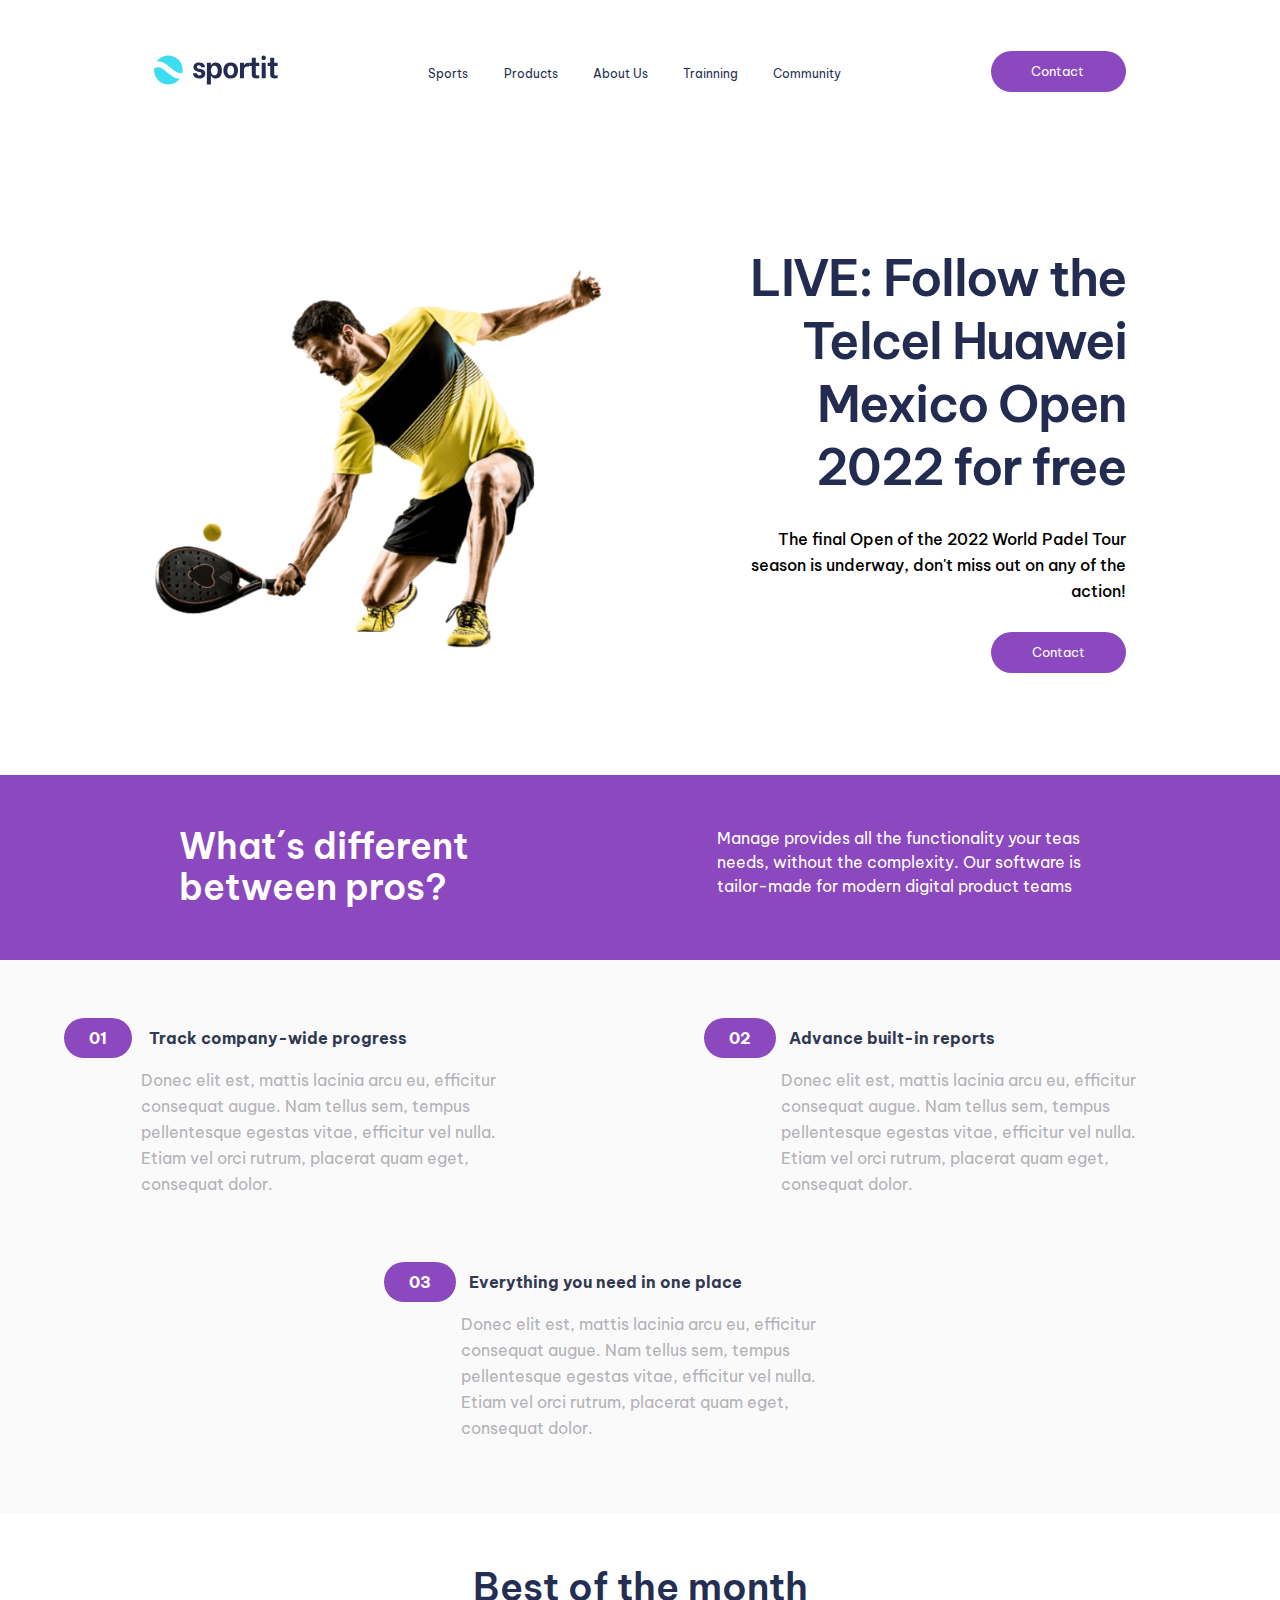
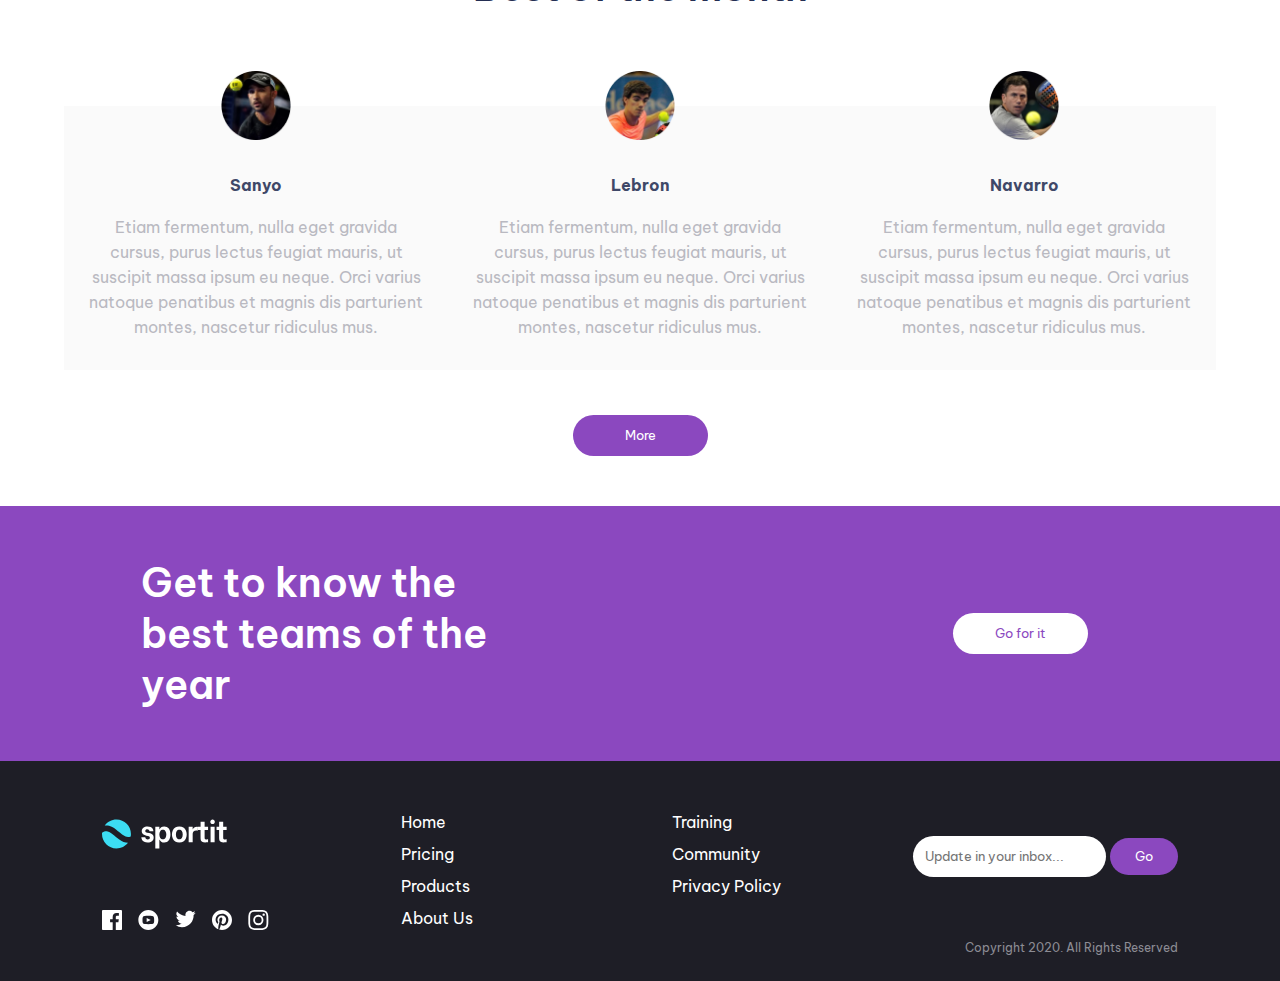
<file: index.html>
<!DOCTYPE html>
<html lang="en">

<head>
    <meta charset="UTF-8">
    <meta http-equiv="X-UA-Compatible" content="IE=edge">
    <meta name="viewport" content="width=device-width, initial-scale=1.0">
    <title>Sportit</title>
    <link rel="preconnect" href="https://fonts.googleapis.com">
    <link rel="preconnect" href="https://fonts.gstatic.com" crossorigin>
    <link href="https://fonts.googleapis.com/css2?family=Be+Vietnam+Pro:wght@400;500;600;700&display=swap" rel="stylesheet">
    <link rel="stylesheet" href="css/style.css">
</head>

<body>
    <header class="flex-row-sm">

        <h1>Sportit</h1>
        <figure>
            <a href="#"><img class="sportit-logo" src="img/logo.svg" alt="Sportit-logo"></a>
        </figure>
        <!-- NAV-BAR -->
        <nav class="flex">
            <ul class="flex-row-sm d-hide-sm">
                <li><a href="">Sports</a> </li>
                <li><a href="">Products</a> </li>      
                <li><a href="">About Us</a> </li>
                <li><a href="">Trainning</a> </li>
                <li><a href="">Community</a> </li>
            </ul>
        </nav>
        <button class="header-button pill-l d-hide-sm bg-primary">Contact</button>
        <figure class="d-hide-xl">
            <img id="hamburguer-logo" src="img/icon-hamburger.svg" alt="icon-hamburguer">
        </figure>
    </header>


    <main>
        <!-- PORTADA -->
        <section class="flex-col-sm flex-row-l portada">
            <img class="portada-img" src="img/padel-intro.png" alt="foto-portada-jugador-padel">
            <div class="flex-col-sm">
                <h2>LIVE: Follow the Telcel Huawei Mexico Open 2022 for free</h2>
                <p>The final Open of the 2022 World Padel Tour season is underway, don't miss out on any of the action!
                </p>
                <button class="pill-l bg-primary">Contact</button>
            </div>
        </section>

        <!-- SECTION INFO PROS -->
        <section class="flex-col-sm flex-row-l sec1">
            <div class="flex-col-sm  flex-row-l sec1-top bg-secondary">
                <h3 >What´s different between pros?</h3>
                <p  >Manage provides all the functionality your
                    teas needs, without the complexity. Our software is tailor-made for modern digital product teams</p>
            </div>
            <article class="sec1-card">
                <span class="pill-s bg-primary">01</span>
                <h4>Track company-wide progress</h4>
                <p>Donec elit est, mattis lacinia arcu eu, efficitur consequat augue. Nam tellus sem, tempus
                    pellentesque egestas vitae, efficitur vel nulla. Etiam vel orci rutrum, placerat quam eget,
                    consequat dolor.</p>
            </article>
            <article class="sec1-card">
                <span class="pill-s bg-primary">02</span>
                <h4>Advance built-in reports</h4>
                <p>Donec elit est, mattis lacinia arcu eu, efficitur consequat augue. Nam tellus sem, tempus
                    pellentesque egestas vitae, efficitur vel nulla. Etiam vel orci rutrum, placerat quam eget,
                    consequat dolor.</p>
            </article>
            <article class="sec1-card">
                <span class="pill-s bg-primary">03</span>
                <h4>Everything you need in one place</h4>
                <p>Donec elit est, mattis lacinia arcu eu, efficitur consequat augue. Nam tellus sem, tempus
                    pellentesque egestas vitae, efficitur vel nulla. Etiam vel orci rutrum, placerat quam eget,
                    consequat dolor.</p>
            </article>
        </section>

        <!-- SECTION BEST OF THE MONTH -->
        <section class=" flex-col-sm flex-row-l sec2">
            <h2>Best of the month</h2>
            <article class="d-hide-sm flex-col-sm card">
                <img src="img/avatar-sanyo.png " alt="avatar-lebron">
                <h5>Sanyo</h5>
                <p>Etiam fermentum, nulla eget gravida cursus, purus lectus feugiat mauris, ut suscipit massa ipsum eu
                    neque. Orci varius natoque penatibus et magnis dis parturient montes, nascetur ridiculus mus. </p>
            </article>
            <article class="flex-col-sm card">
                <img src="img/avatar.lebron.png" alt="avatar-lebron">
                <h5>Lebron</h5>
                <p>Etiam fermentum, nulla eget gravida cursus, purus lectus feugiat mauris, ut suscipit massa ipsum eu
                    neque. Orci varius natoque penatibus et magnis dis parturient montes, nascetur ridiculus mus. </p>
            </article>
            <article class="d-hide-sm flex-col-sm card">
                <img src="img/avatar-navarro.png" alt="avatar-lebron">
                <h5>Navarro</h5>
                <p>Etiam fermentum, nulla eget gravida cursus, purus lectus feugiat mauris, ut suscipit massa ipsum eu
                    neque. Orci varius natoque penatibus et magnis dis parturient montes, nascetur ridiculus mus. </p>
            </article>
            <button class="bg-primary pill-l">More</button>
        </section>

        <!-- BOTTOM SECTION -->
        <section class="flex-col-sm flex-row-l bottom-section bg-secondary">
            <h3 >Get to know the best teams of the year</h3>
            <button class="pill-l ">Go for it</button>
        </section>
    </main>

    <footer class="flex-col-sm flex-row-l">
        <form action="#" method="POST">
            <input type="email" name="email" id="email-input" placeholder="Update in your inbox...">
            <button type="submit" class="pill-s bg-primary ">Go</button>
        </form>
        <div class="flex-row-sm f-links">
            <ul>
                <li><a href="#">Home</a></li>
                <li><a href="#">Pricing</a></li>
                <li><a href="#">Products</a></li>
                <li><a href="#">About Us</a></li>
            </ul>
            <ul>
                <li><a href="#">Training</a></li>
                <li><a href="#">Community</a></li>
                <li><a href="#">Privacy Policy</a></li>
            </ul>
        </div>
        <div class=" flex-col-sm f-rrss-logo">
            <ul class="flex-row-sm">
                <li><a href=""><img src="img/icon-facebook.svg" alt="facebook"></a></li>
                <li><a href=""><img src="img/icon-youtube.svg" alt="youtube"></a></li>
                <li><a href=""><img src="img/icon-twitter.svg" alt="twitter"></a></li>
                <li><a href=""><img src="img/icon-pinterest.svg" alt="pinterest"></a></li>
                <li><a href=""><img src="img/icon-instagram.svg" alt="instagram"></a></li>
            </ul>
            <a class="footer-img " href="#">
                <img class="sportit-logo" src="img/logo-2.svg" alt="sportit-logo">
            </a>
        </div>
        <p class="footer-p">Copyright 2020. All Rights Reserved</p>
    </footer>
</body>

</html>
</file>
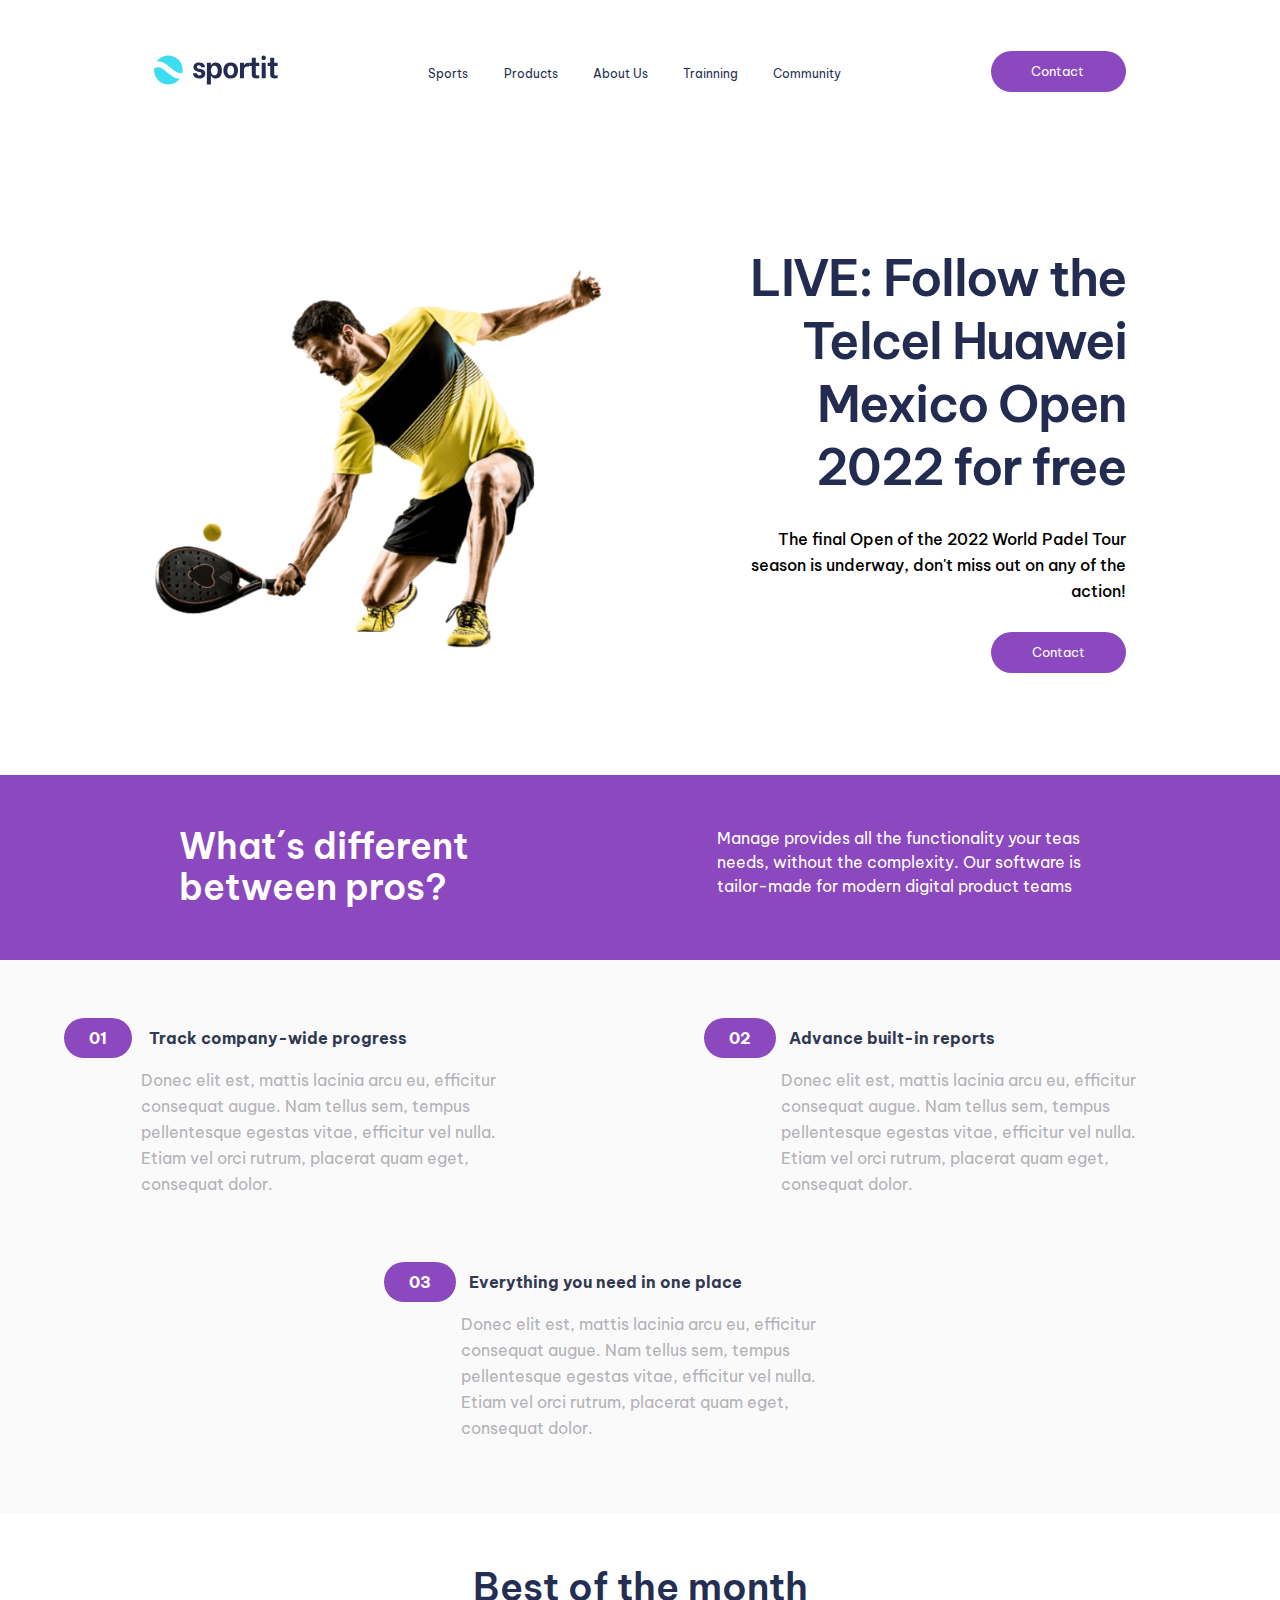
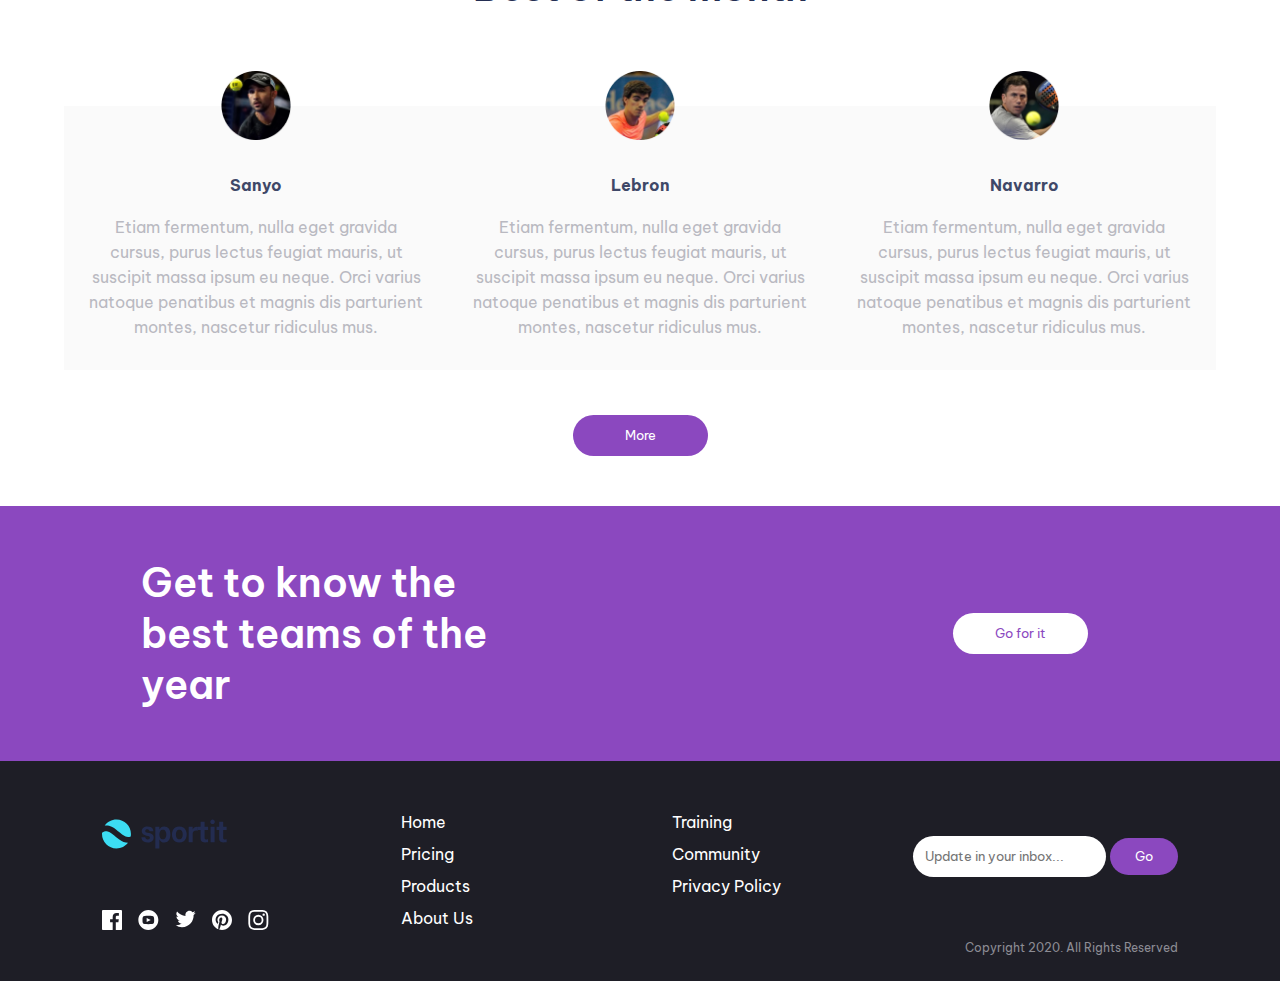
<file: root/index.html>
<!DOCTYPE html>
<html lang="en">

<head>
    <meta charset="UTF-8">
    <meta http-equiv="X-UA-Compatible" content="IE=edge">
    <meta name="viewport" content="width=device-width, initial-scale=1.0">
    <title>Sportit</title>
    <link rel="preconnect" href="https://fonts.googleapis.com">
    <link rel="preconnect" href="https://fonts.gstatic.com" crossorigin>
    <link href="https://fonts.googleapis.com/css2?family=Be+Vietnam+Pro:wght@400;500;600;700&display=swap" rel="stylesheet">
    <link rel="stylesheet" href="css/style.css">
</head>

<body>
    <header class="flex-row-sm">

        <h1>Sportit</h1>
        <figure>
            <a href="#"><img class="sportit-logo" src="img/logo.svg" alt="Sportit-logo"></a>
        </figure>
        <!-- NAV-BAR -->
        <nav class="flex">
            <ul class="flex-row-sm d-hide-sm">
                <li><a href="">Sports</a> </li>
                <li><a href="">Products</a> </li>      
                <li><a href="">About Us</a> </li>
                <li><a href="">Trainning</a> </li>
                <li><a href="">Community</a> </li>
            </ul>
        </nav>
        <button class="header-button pill-l d-hide-sm bg-primary">Contact</button>
        <figure class="d-hide-xl">
            <img id="hamburguer-logo" src="img/icon-hamburger.svg" alt="icon-hamburguer">
        </figure>
    </header>


    <main>
        <!-- PORTADA -->
        <section class="flex-col-sm flex-row-l portada">
            <img class="portada-img" src="img/padel-intro.png" alt="foto-portada-jugador-padel">
            <div class="flex-col-sm">
                <h2>LIVE: Follow the Telcel Huawei Mexico Open 2022 for free</h2>
                <p>The final Open of the 2022 World Padel Tour season is underway, don't miss out on any of the action!
                </p>
                <button class="pill-l bg-primary">Contact</button>
            </div>
        </section>

        <!-- SECTION INFO PROS -->
        <section class="flex-col-sm flex-row-l sec1">
            <div class="flex-col-sm  flex-row-l sec1-top bg-secondary">
                <h3 >What´s different between pros?</h3>
                <p  >Manage provides all the functionality your
                    teas needs, without the complexity. Our software is tailor-made for modern digital product teams</p>
            </div>
            <article class="sec1-card">
                <span class="pill-s bg-primary">01</span>
                <h4>Track company-wide progress</h4>
                <p>Donec elit est, mattis lacinia arcu eu, efficitur consequat augue. Nam tellus sem, tempus
                    pellentesque egestas vitae, efficitur vel nulla. Etiam vel orci rutrum, placerat quam eget,
                    consequat dolor.</p>
            </article>
            <article class="sec1-card">
                <span class="pill-s bg-primary">02</span>
                <h4>Advance built-in reports</h4>
                <p>Donec elit est, mattis lacinia arcu eu, efficitur consequat augue. Nam tellus sem, tempus
                    pellentesque egestas vitae, efficitur vel nulla. Etiam vel orci rutrum, placerat quam eget,
                    consequat dolor.</p>
            </article>
            <article class="sec1-card">
                <span class="pill-s bg-primary">03</span>
                <h4>Everything you need in one place</h4>
                <p>Donec elit est, mattis lacinia arcu eu, efficitur consequat augue. Nam tellus sem, tempus
                    pellentesque egestas vitae, efficitur vel nulla. Etiam vel orci rutrum, placerat quam eget,
                    consequat dolor.</p>
            </article>
        </section>

        <!-- SECTION BEST OF THE MONTH -->
        <section class=" flex-col-sm flex-row-l sec2">
            <h2>Best of the month</h2>
            <article class="d-hide-sm flex-col-sm card">
                <img src="img/avatar-sanyo.png " alt="avatar-lebron">
                <h5>Sanyo</h5>
                <p>Etiam fermentum, nulla eget gravida cursus, purus lectus feugiat mauris, ut suscipit massa ipsum eu
                    neque. Orci varius natoque penatibus et magnis dis parturient montes, nascetur ridiculus mus. </p>
            </article>
            <article class="flex-col-sm card">
                <img src="img/avatar.lebron.png" alt="avatar-lebron">
                <h5>Lebron</h5>
                <p>Etiam fermentum, nulla eget gravida cursus, purus lectus feugiat mauris, ut suscipit massa ipsum eu
                    neque. Orci varius natoque penatibus et magnis dis parturient montes, nascetur ridiculus mus. </p>
            </article>
            <article class="d-hide-sm flex-col-sm card">
                <img src="img/avatar-navarro.png" alt="avatar-lebron">
                <h5>Navarro</h5>
                <p>Etiam fermentum, nulla eget gravida cursus, purus lectus feugiat mauris, ut suscipit massa ipsum eu
                    neque. Orci varius natoque penatibus et magnis dis parturient montes, nascetur ridiculus mus. </p>
            </article>
            <button class="bg-primary pill-l">More</button>
        </section>

        <!-- BOTTOM SECTION -->
        <section class="flex-col-sm flex-row-l bottom-section bg-secondary">
            <h3 >Get to know the best teams of the year</h3>
            <button class="pill-l ">Go for it</button>
        </section>
    </main>

    <footer class="flex-col-sm flex-row-l">
        <form action="#" method="POST">
            <input type="email" name="email" id="email-input" placeholder="Update in your inbox...">
            <button type="submit" class="pill-s bg-primary ">Go</button>
        </form>
        <div class="flex-row-sm f-links">
            <ul>
                <li><a href="#">Home</a></li>
                <li><a href="#">Pricing</a></li>
                <li><a href="#">Products</a></li>
                <li><a href="#">About Us</a></li>
            </ul>
            <ul>
                <li><a href="#">Training</a></li>
                <li><a href="#">Community</a></li>
                <li><a href="#">Privacy Policy</a></li>
            </ul>
        </div>
        <div class=" flex-col-sm f-rrss-logo">
            <ul class="flex-row-sm">
                <li><a href=""><img src="img/icon-facebook.svg" alt="facebook"></a></li>
                <li><a href=""><img src="img/icon-youtube.svg" alt="youtube"></a></li>
                <li><a href=""><img src="img/icon-twitter.svg" alt="twitter"></a></li>
                <li><a href=""><img src="img/icon-pinterest.svg" alt="pinterest"></a></li>
                <li><a href=""><img src="img/icon-instagram.svg" alt="instagram"></a></li>
            </ul>
            <a class="footer-img " href="#">
                <img class="sportit-logo" src="img/logo.svg" alt="sportit-logo">
            </a>
        </div>
        <p class="footer-p">Copyright 2020. All Rights Reserved</p>
    </footer>
</body>

</html>
</file>
<file: css/style.css>
/* Estilos GENERALES */
*{
    box-sizing: border-box;
    margin: 0;
    padding: 0;
    /* border: 1px dotted red; */
    font-family: 'Be Vietnam Pro', sans-serif;
}
h1{
    display: none;
}
h3{
    color: white;
}
p{
    font-size: 16px;
}

button{
    border: none;
}

li{
    list-style: none;
}
a{
    text-decoration: none;
}
.flex{
    display: flex;
}
.flex-col-sm{
    display: flex;
    flex-direction: column;
}
.flex-row-sm{
    display: flex;
    flex-direction: row;
}
.sportit-logo{
    height: 30px;
}
#hamburguer-logo{
    width: 50px;
}
.bg-primary{
    background-color: #8B48BF;
}
.bg-secondary{
    background-color: #3CDDF3;
}
.pill-l{
    width: 135px;
    padding: 12px 40px;
    border-radius: 50px;
    color: white;
}
.pill-s{
    padding: 10px 25px;
    border-radius: 50px;
    color: white;
}
.d-hide-sm{
    display: none;
}

/* HEADER*/
header{
    align-items: center;
    justify-content: space-between;
    padding: 10vw;
}
 /* MAIN */

    /* Estilos PORTADA */
    .portada{
        margin: 28px 40px;
    }
    .portada-img{
        align-self: center;
        margin-bottom: 100px;
        width: 85vw;
    }
    .portada div h2{
        color: #232C50;
        font-weight: 600;
        font-size: 50px;
        letter-spacing: -0.035em;
        text-align: right;
    }
    .portada div p{
        font-weight: 500;
        line-height: 26px;
        padding: 28px 0;
        text-align: right;
    }
    .portada div button{
        align-self: flex-end;
    }

    .portada div button:hover{
        background-color: rgba(139, 72, 191, 0.7);
        cursor: pointer;
    }

    /* Estilos SECCION 1 - "infoPro" */

    .sec1-top{
        margin-bottom: 65px;
        padding: 40px 20px;
    }
    .sec1-top h3{
        font-size: 36px;
        font-weight: 600;
        line-height: 41px;
    }
    .sec1-top p{
        line-height: 24px;
        margin-top: 50px;
        color: white;
    }
    .sec1-card{
        margin-left: 30px;
    }
    .sec1-card span{
        font-weight: 700;
        position: relative;
        top: 30px;
    }
    .sec1-card h4{
        background-color: rgba(139, 72, 191, 0.3);
        color: #323851;
        margin-left: 20px;
        padding:10px 0 10px 65px;
    }
    .sec1-card p{
        color: #B3B2B7;
        margin: 10px 0;
        line-height: 26px;
        padding: 20px;
    }

    /* Estilos SECCION 2 - Best of the month */
    .sec2 {
        align-items: center;
        margin: 50px 0;
    }
    .sec2 h2{
        color: #242E53;
        font-size: 38px;
        font-weight: 600;
        margin-bottom: 50px;
    }
    .sec2 article.card{
        align-items: center;
        background-color: #FAFAFA;
        margin: 45px 20px;
        padding: 0 25px 30px ;
    }
    .sec2 article.card img{
        bottom: 35px;
        position: relative;
        width: 70px;
    }
    .sec2 article.card h5{
        color:#3F4868;
        font-weight: 700;
        font-size: 16px;
        margin-bottom: 20px;
    }
    .sec2 article.card p{
        color: #B9B9C1;
        line-height: 25px;
        text-align: center;
    }
    .sec2 button:hover{
        background-color: rgba(139, 72, 191, 0.7);
        cursor: pointer;
    }

    /* Estilos BOTTOM SECTION */
    .bottom-section{
        align-items: center;
        padding: 40px 80px;
    }

    .bottom-section h3{
        font-size: 40px;
        font-weight: 600;
        text-align: center;
    }
    .bottom-section button{
        background-color:#232C50 ;
        margin-top: 50px;
    }

/* FOOTER */
footer{
    align-items: center;
    background-color: #1E1E26;
    justify-content: center;
}

    /* Estilos del formulario */
    footer form{
        margin: 50px 50px 25px 50px;
    }
    footer form input{
        border: none;
        border-radius: 50px;
        padding: 12px;
        width: 300px;
    }
    .footer form button:hover{
        background-color: rgba(139, 72, 191, 0.7);
        cursor: pointer;
    }

    /* Estilos de los redirects (links y RRSS) */
    footer .f-links{
        justify-content: space-around;
        margin: 25px 50px;
        width: 380px;
    }
    footer .f-links li{
        margin-bottom: 12px;
    }
    footer .f-links li a{ 
        color: white ;
    }
    footer .f-links li a:hover{ 
        color: #B9B9C1 ;
    }

    /* Logo-rrss */
    footer .f-rrss-logo{
        align-items: center;       
    }
    footer .f-rrss-logo ul{ 
        justify-content: space-between;
        margin: 25px 0;
        width: 380px;
    }
    footer .footer-img{
        margin: 25px 0;
    }

    /* Derechos de autor -Final de pagina */
    footer .footer-p{
        color: #8C8C94;
        font-size: 12px;
        margin: 25px 50px;
        text-align: center;
        width: 380px;
    }

/* MEDIA QUERIES */

@media (min-width:500px){

    /* Estilos GENERALES */
    .bg-secondary{
        background-color: #8B48BF;
    }
    .d-hide-sm{
        display: inherit;
    }
    .d-hide-xl{
        display: none;
    }
    .flex-row-l{
        display: flex;
        flex-direction: row;
    }
    .flex-col-l{
        display: flex;
        flex-direction: column;
    }

    /* HEADER */
    header{
        justify-content: space-between;
        padding: 4vw 12vw;
    }
    header button:hover{
        background-color: rgba(139, 72, 191, 0.7);
        cursor: pointer;
    }
    header nav ul{
        justify-content: space-around;
        width: 35vw;   
    }
    header nav ul li a{
        color: #242E52;
        font-size: 12px;
    }
    header nav ul li a:hover{
        color: rgba(36, 46, 82, 0.6);
    }

    /* MAIN */
        /* PORTADA */
        .portada{
            justify-content: space-between;
            margin: 8vw 0;
            padding: 0 12vw;
        }
        .portada img{
            margin: 0;
            width: 35vw;
        }
        .portada div{
            justify-content: space-around;
            width:  30vw;
        }

        /* SECCION 1 */
        .sec1{
            background-color: #FAFAFA;
            flex-wrap: wrap;
            justify-content: space-around;
            padding-bottom: 5vh;
        }
        .sec1-top{
            justify-content: space-between;
            margin-bottom: 20px;
            padding: 4vw 14vw;
            width: 100vw;
        }
        .sec1-top h3{
            width: 30vw;
        }
        .sec1-top p{
            margin: 0;
            width: 30vw;
        }
        .sec1-card{
            margin: 2vh 0;
            width: 40vw;
        }
        .sec1-card h4{
            background-color: inherit;
        }
        .sec1-card p{
            margin: 0;
            padding: 1vh 4vw 1vh 6vw;
        }

        /* SECCION 2 */
        .sec2{
            justify-content: center;  
            flex-wrap: wrap;
        }
        .sec2 h2{
            text-align: center;
            width: 100vw;
        }
        .sec2 article.card{
            margin: 45px 0;
            width: 30vw;
        }
        .sec2 button{
            margin-left: 20vw;
            margin-right: 20vw;
        }

        /* SECCION 3 BOTTOM */
        .bottom-section{
            justify-content: space-between;
            padding: 4vw 15vw 4vw 11vw;
        }
        .bottom-section h3{
            text-align: left;
            width: 30vw;
        }
        .bottom-section button{
            background-color: white;
            color: #8B48BF;
            margin: 0;
        }
        .bottom-section button:hover{
            background-color: #B9B9C1;
            cursor: pointer;
        }

        /* FOOTER */
        footer {
            flex-wrap: wrap;
            justify-content: space-between;
            padding: 4vw 8vw 2vw;
        }
        footer form{
            height: 9vh;
            margin: 0;           
        }
        footer form input{
            width: auto;
        }
        footer form button:hover{
            background-color: rgba(139, 72, 191, 0.7);
            cursor: pointer;
        }
        footer .f-links{
            justify-content: space-between;
            margin: 0;
            order: -1;
        }
        footer .f-rrss-logo{
            align-items: flex-start;
            height: 9vw;
            justify-content: space-between;
            order: -2;
            width: 13vw;    
        }
        footer .f-rrss-logo ul{
            justify-content: space-between;
            margin: 0;
            order: 1;
            width: 13vw;
        }
        footer .f-rrss-logo .footer-img{
            margin: 0;
        }
        footer .footer-p{
            margin: 0;
            text-align: right;
            width: 100vw;
        }   
    }
</file>
<file: root/css/style.css>
/* Estilos GENERALES */
*{
    box-sizing: border-box;
    margin: 0;
    padding: 0;
    /* border: 1px dotted red; */
    font-family: 'Be Vietnam Pro', sans-serif;
}
h1{
    display: none;
}
h3{
    color: white;
}
p{
    font-size: 16px;
}

button{
    border: none;
}

li{
    list-style: none;
}
a{
    text-decoration: none;
}
.flex{
    display: flex;
}
.flex-col-sm{
    display: flex;
    flex-direction: column;
}
.flex-row-sm{
    display: flex;
    flex-direction: row;
}
.sportit-logo{
    height: 30px;
}
#hamburguer-logo{
    width: 50px;
}
.bg-primary{
    background-color: #8B48BF;
}
.bg-secondary{
    background-color: #3CDDF3;
}
.pill-l{
    width: 135px;
    padding: 12px 40px;
    border-radius: 50px;
    color: white;
}
.pill-s{
    padding: 10px 25px;
    border-radius: 50px;
    color: white;
}
.d-hide-sm{
    display: none;
}

/* HEADER*/
header{
    align-items: center;
    justify-content: space-between;
    padding: 10vw;
}
 /* MAIN */

    /* Estilos PORTADA */
    .portada{
        margin: 28px 40px;
    }
    .portada-img{
        align-self: center;
        margin-bottom: 100px;
        width: 85vw;
    }
    .portada div h2{
        color: #232C50;
        font-weight: 600;
        font-size: 50px;
        letter-spacing: -0.035em;
        text-align: right;
    }
    .portada div p{
        font-weight: 500;
        line-height: 26px;
        padding: 28px 0;
        text-align: right;
    }
    .portada div button{
        align-self: flex-end;
    }

    .portada div button:hover{
        background-color: rgba(139, 72, 191, 0.7);
        cursor: pointer;
    }

    /* Estilos SECCION 1 - "infoPro" */

    .sec1-top{
        margin-bottom: 65px;
        padding: 40px 20px;
    }
    .sec1-top h3{
        font-size: 36px;
        font-weight: 600;
        line-height: 41px;
    }
    .sec1-top p{
        line-height: 24px;
        margin-top: 50px;
        color: white;
    }
    .sec1-card{
        margin-left: 30px;
    }
    .sec1-card span{
        font-weight: 700;
        position: relative;
        top: 30px;
    }
    .sec1-card h4{
        background-color: rgba(139, 72, 191, 0.3);
        color: #323851;
        margin-left: 20px;
        padding:10px 0 10px 65px;
    }
    .sec1-card p{
        color: #B3B2B7;
        margin: 10px 0;
        line-height: 26px;
        padding: 20px;
    }

    /* Estilos SECCION 2 - Best of the month */
    .sec2 {
        align-items: center;
        margin: 50px 0;
    }
    .sec2 h2{
        color: #242E53;
        font-size: 38px;
        font-weight: 600;
        margin-bottom: 50px;
    }
    .sec2 article.card{
        align-items: center;
        background-color: #FAFAFA;
        margin: 45px 20px;
        padding: 0 25px 30px ;
    }
    .sec2 article.card img{
        bottom: 35px;
        position: relative;
        width: 70px;
    }
    .sec2 article.card h5{
        color:#3F4868;
        font-weight: 700;
        font-size: 16px;
        margin-bottom: 20px;
    }
    .sec2 article.card p{
        color: #B9B9C1;
        line-height: 25px;
        text-align: center;
    }
    .sec2 button:hover{
        background-color: rgba(139, 72, 191, 0.7);
        cursor: pointer;
    }

    /* Estilos BOTTOM SECTION */
    .bottom-section{
        align-items: center;
        padding: 40px 80px;
    }

    .bottom-section h3{
        font-size: 40px;
        font-weight: 600;
        text-align: center;
    }
    .bottom-section button{
        background-color:#232C50 ;
        margin-top: 50px;
    }

/* FOOTER */
footer{
    align-items: center;
    background-color: #1E1E26;
    justify-content: center;
}

    /* Estilos del formulario */
    footer form{
        margin: 50px 50px 25px 50px;
    }
    footer form input{
        border: none;
        border-radius: 50px;
        padding: 12px;
        width: 300px;
    }
    .footer form button:hover{
        background-color: rgba(139, 72, 191, 0.7);
        cursor: pointer;
    }

    /* Estilos de los redirects (links y RRSS) */
    footer .f-links{
        justify-content: space-around;
        margin: 25px 50px;
        width: 380px;
    }
    footer .f-links li{
        margin-bottom: 12px;
    }
    footer .f-links li a{ 
        color: white ;
    }
    footer .f-links li a:hover{ 
        color: #B9B9C1 ;
    }

    /* Logo-rrss */
    footer .f-rrss-logo{
        align-items: center;       
    }
    footer .f-rrss-logo ul{ 
        justify-content: space-between;
        margin: 25px 0;
        width: 380px;
    }
    footer .footer-img{
        margin: 25px 0;
    }

    /* Derechos de autor -Final de pagina */
    footer .footer-p{
        color: #8C8C94;
        font-size: 12px;
        margin: 25px 50px;
        text-align: center;
        width: 380px;
    }

/* MEDIA QUERIES */

@media (min-width:500px){

    /* Estilos GENERALES */
    .bg-secondary{
        background-color: #8B48BF;
    }
    .d-hide-sm{
        display: inherit;
    }
    .d-hide-xl{
        display: none;
    }
    .flex-row-l{
        display: flex;
        flex-direction: row;
    }
    .flex-col-l{
        display: flex;
        flex-direction: column;
    }

    /* HEADER */
    header{
        justify-content: space-between;
        padding: 4vw 12vw;
    }
    header button:hover{
        background-color: rgba(139, 72, 191, 0.7);
        cursor: pointer;
    }
    header nav ul{
        justify-content: space-around;
        width: 35vw;   
    }
    header nav ul li a{
        color: #242E52;
        font-size: 12px;
    }
    header nav ul li a:hover{
        color: rgba(36, 46, 82, 0.6);
    }

    /* MAIN */
        /* PORTADA */
        .portada{
            justify-content: space-between;
            margin: 8vw 0;
            padding: 0 12vw;
        }
        .portada img{
            margin: 0;
            width: 35vw;
        }
        .portada div{
            justify-content: space-around;
            width:  30vw;
        }

        /* SECCION 1 */
        .sec1{
            background-color: #FAFAFA;
            flex-wrap: wrap;
            justify-content: space-around;
            padding-bottom: 5vh;
        }
        .sec1-top{
            justify-content: space-between;
            margin-bottom: 20px;
            padding: 4vw 14vw;
            width: 100vw;
        }
        .sec1-top h3{
            width: 30vw;
        }
        .sec1-top p{
            margin: 0;
            width: 30vw;
        }
        .sec1-card{
            margin: 2vh 0;
            width: 40vw;
        }
        .sec1-card h4{
            background-color: inherit;
        }
        .sec1-card p{
            margin: 0;
            padding: 1vh 4vw 1vh 6vw;
        }

        /* SECCION 2 */
        .sec2{
            justify-content: center;  
            flex-wrap: wrap;
        }
        .sec2 h2{
            text-align: center;
            width: 100vw;
        }
        .sec2 article.card{
            margin: 45px 0;
            width: 30vw;
        }
        .sec2 button{
            margin-left: 20vw;
            margin-right: 20vw;
        }

        /* SECCION 3 BOTTOM */
        .bottom-section{
            justify-content: space-between;
            padding: 4vw 15vw 4vw 11vw;
        }
        .bottom-section h3{
            text-align: left;
            width: 30vw;
        }
        .bottom-section button{
            background-color: white;
            color: #8B48BF;
            margin: 0;
        }
        .bottom-section button:hover{
            background-color: #B9B9C1;
            cursor: pointer;
        }

        /* FOOTER */
        footer {
            flex-wrap: wrap;
            justify-content: space-between;
            padding: 4vw 8vw 2vw;
        }
        footer form{
            height: 9vh;
            margin: 0;           
        }
        footer form input{
            width: auto;
        }
        footer form button:hover{
            background-color: rgba(139, 72, 191, 0.7);
            cursor: pointer;
        }
        footer .f-links{
            justify-content: space-between;
            margin: 0;
            order: -1;
        }
        footer .f-rrss-logo{
            align-items: flex-start;
            height: 9vw;
            justify-content: space-between;
            order: -2;
            width: 13vw;    
        }
        footer .f-rrss-logo ul{
            justify-content: space-between;
            margin: 0;
            order: 1;
            width: 13vw;
        }
        footer .f-rrss-logo .footer-img{
            margin: 0;
        }
        footer .footer-p{
            margin: 0;
            text-align: right;
            width: 100vw;
        }   
    }
</file>
